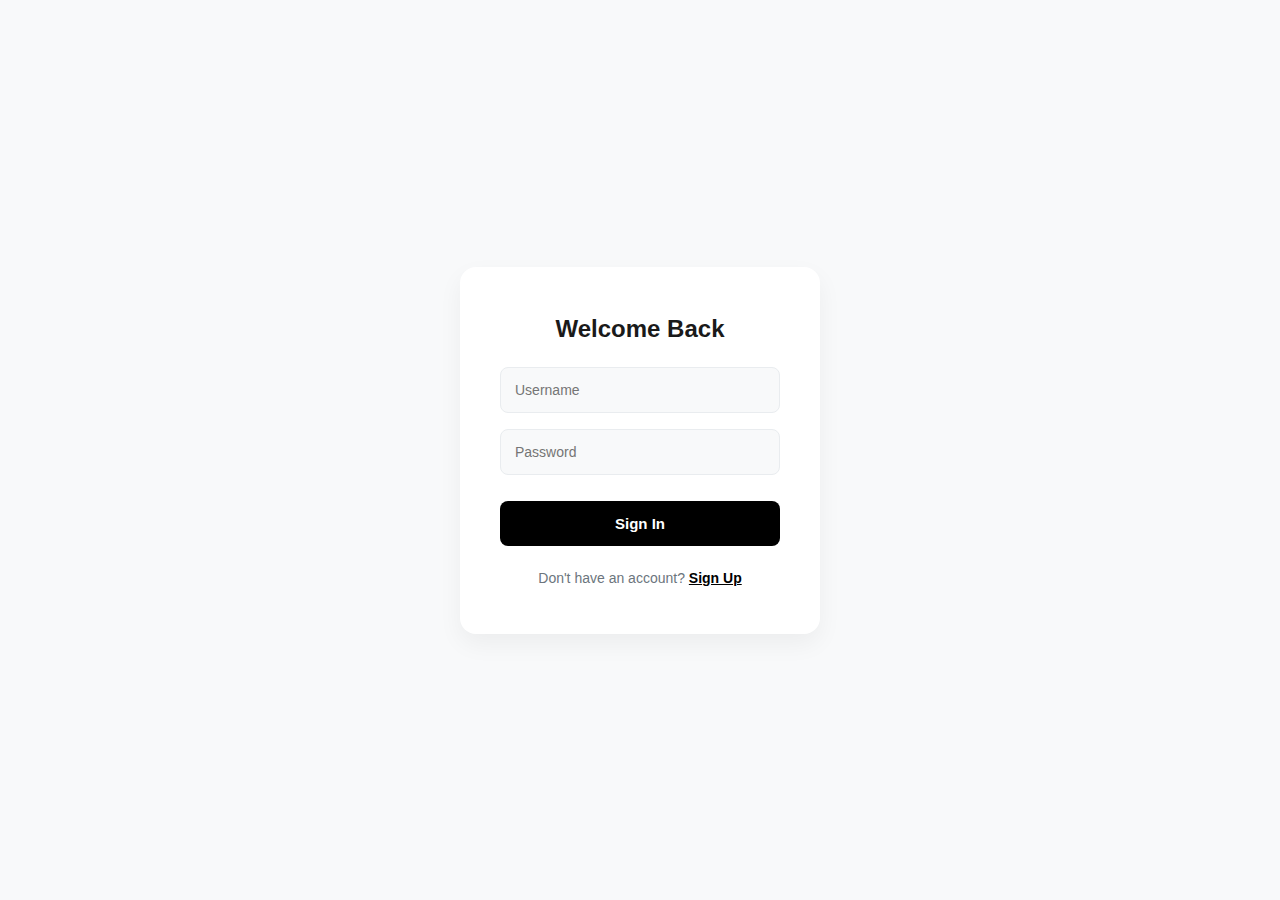
<file: milestone_4/frontend/chatbot.html>
<!DOCTYPE html>
<html lang="en">
<head>
    <meta charset="UTF-8">
    <meta name="viewport" content="width=device-width, initial-scale=1.0">
    <title>Infosys Stock AI Chat</title>
    <link rel="stylesheet" href="index.css">
    <link rel="stylesheet" href="chatbot.css">
    
    <script>
        const user = localStorage.getItem('stockUser');
        if (!user) {
            window.stop();
            window.location.href = 'login.html';
        }
    </script>
</head>
<body>

    <div class="app-container">
        <aside class="sidebar">
            <div class="sidebar-header">
                <div class="logo">
                    <h2>Infosys Stock AI</h2>
                </div>
                <nav>
                    <a href="index.html">Dashboard</a>
                    <a href="forecast.html">Forecast</a>
                    <a href="chatbot.html" class="active">Chatbot</a>
                </nav>
            </div>
            
            <!-- Removed Status Section from Sidebar -->

            <div class="logout-btn">Sign Out</div>
        </aside>

        <main class="main-content">
            <!-- Updated Header with Status -->
            <header class="chat-header-bar">
                <div class="assistant-profile">
                    <div class="avatar-circle">
                        <i class="ai-icon">AI</i>
                        <span class="status-dot online"></span>
                    </div>
                    <div class="assistant-details">
                        <h1>Chat Assist</h1>
                        <p class="status-text">Online • Ready to assist</p>
                    </div>
                </div>
            </header>

            <div class="chat-container">
                <div class="chat-window custom-scroll" id="chatWindow">
                    <!-- Welcome Message -->
                    <div class="message bot">
                        <div class="bubble">
                            Hello! I can help you with real-time stock prices and basic market queries. Try asking "What is the price of INFY.NS?"
                        </div>
                        <div class="timestamp">Just now</div>
                    </div>
                </div>

                <div class="chat-input-area">
                    <input type="text" id="userInput" placeholder="Type your question here..." autocomplete="off">
                    <button onclick="sendMessage()" id="sendBtn">
                        <svg width="20" height="20" viewBox="0 0 24 24" fill="none" stroke="currentColor" stroke-width="2">
                            <line x1="22" y1="2" x2="11" y2="13"></line>
                            <polygon points="22 2 15 22 11 13 2 9 22 2"></polygon>
                        </svg>
                    </button>
                </div>
            </div>
        </main>
    </div>

    <script src="chatbot.js"></script>
</body>
</html>
</file>
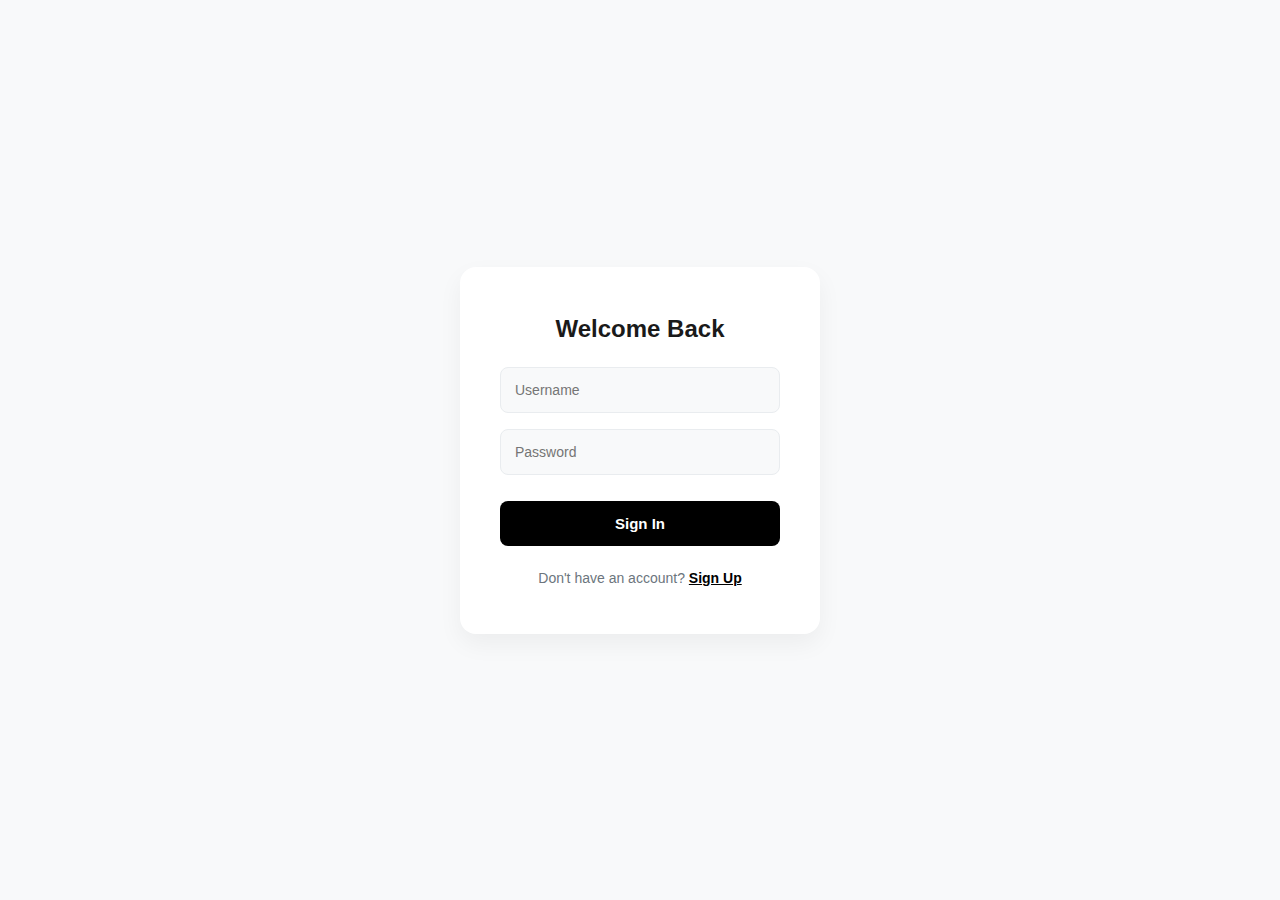
<file: milestone_4/frontend/login.html>
<!DOCTYPE html>
<html lang="en">
<head>
    <meta charset="UTF-8">
    <meta name="viewport" content="width=device-width, initial-scale=1.0">
    <title>StockMind - Login</title>
    <link rel="stylesheet" href="login.css">
</head>
<body>

    <div class="auth-card">
        <div id="loginView">
            <h1>Welcome Back</h1>
            <form onsubmit="event.preventDefault(); handleLogin();">
                <div class="form-group">
                    <input type="text" id="loginUser" placeholder="Username" required>
                </div>
                <div class="form-group">
                    <input type="password" id="loginPass" placeholder="Password" required>
                </div>
                <button type="submit">Sign In</button>
            </form>
            <div class="error-msg" id="loginError"></div>
            <p class="toggle-text">
                Don't have an account? <span class="toggle-link" onclick="toggleView()">Sign Up</span>
            </p>
        </div>

        <div id="signupView" style="display: none;">
            <h1>Create Account</h1>
            <form onsubmit="event.preventDefault(); handleSignup();">
                <div class="form-group">
                    <input type="text" id="signupUser" placeholder="Choose Username" required>
                </div>
                <div class="form-group">
                    <input type="password" id="signupPass" placeholder="Choose Password" required>
                </div>
                <button type="submit">Sign Up</button>
            </form>
            <div class="error-msg" id="signupError"></div>
            <p class="toggle-text">
                Already have an account? <span class="toggle-link" onclick="toggleView()">Sign In</span>
            </p>
        </div>
    </div>

    <script src="login.js"></script>
</body>
</html>
</file>
<file: milestone_4/frontend/chatbot.css>
/* =========================================
   CHAT HEADER STYLES
   ========================================= */
.chat-header-bar {
    display: flex;
    align-items: center;
    margin-bottom: 20px;
    padding-bottom: 15px;
    border-bottom: 1px solid #e9ecef;
}

.assistant-profile {
    display: flex;
    align-items: center;
    gap: 15px;
}

.avatar-circle {
    width: 48px;
    height: 48px;
    background: #000;
    border-radius: 50%;
    display: flex;
    justify-content: center;
    align-items: center;
    position: relative;
    color: #fff;
    font-weight: 700;
    font-size: 18px;
}

.status-dot {
    position: absolute;
    bottom: 2px;
    right: 2px;
    width: 12px;
    height: 12px;
    border-radius: 50%;
    border: 2px solid #fff; /* White border to separate from avatar */
}

.status-dot.online {
    background-color: #00C805; /* Green */
}

.status-dot.offline {
    background-color: #FF5000; /* Red */
}

.assistant-details h1 {
    font-size: 18px;
    font-weight: 700;
    color: #1a1a1a;
    margin-bottom: 2px;
}

.status-text {
    font-size: 12px;
    color: #00C805; /* Matches green dot */
    font-weight: 500;
}

/* =========================================
   CHAT CONTAINER
   ========================================= */
.chat-container {
    display: flex;
    flex-direction: column;
    /* Calculate height to fit screen: 100vh - header height - padding/margins */
    height: calc(100vh - 160px); 
    background: #fff;
    border: 1px solid #e9ecef;
    border-radius: 12px;
    overflow: hidden;
    position: relative;
    box-shadow: 0 4px 12px rgba(0,0,0,0.03);
}

/* Chat Window (Messages Area) */
.chat-window {
    flex: 1;
    padding: 24px;
    overflow-y: auto;
    display: flex;
    flex-direction: column;
    gap: 16px;
    background-color: #f8f9fa; /* Slight off-white for contrast */
}

/* =========================================
   MESSAGES
   ========================================= */
.message {
    display: flex;
    flex-direction: column;
    max-width: 75%;
    animation: fadeIn 0.3s ease;
}

.message.bot {
    align-self: flex-start;
}

.message.user {
    align-self: flex-end;
    align-items: flex-end;
}

.bubble {
    padding: 14px 18px;
    border-radius: 16px;
    font-size: 14px;
    line-height: 1.5;
    position: relative;
    word-wrap: break-word;
    box-shadow: 0 1px 2px rgba(0,0,0,0.05);
}

.message.bot .bubble {
    background: #fff;
    border: 1px solid #e9ecef;
    border-bottom-left-radius: 4px; /* Distinctive bot shape */
    color: #333;
}

.message.user .bubble {
    background: #000;
    color: #fff;
    border-bottom-right-radius: 4px; /* Distinctive user shape */
}

.timestamp {
    font-size: 10px;
    color: #adb5bd;
    margin-top: 6px;
    margin-left: 4px;
}

.message.user .timestamp {
    margin-right: 4px;
    text-align: right;
}

/* Typing Indicator */
.typing {
    font-style: italic;
    color: #868e96;
    font-size: 12px;
    margin-left: 10px;
    display: none;
}

/* =========================================
   INPUT AREA
   ========================================= */
.chat-input-area {
    padding: 20px;
    background: #fff;
    border-top: 1px solid #e9ecef;
    display: flex;
    gap: 12px;
    align-items: center;
}

.chat-input-area input {
    flex: 1;
    padding: 14px 18px;
    border: 1px solid #e9ecef;
    border-radius: 24px;
    font-size: 14px;
    outline: none;
    background-color: #f8f9fa;
    transition: all 0.2s;
}

.chat-input-area input:focus {
    border-color: #000;
    background-color: #fff;
    box-shadow: 0 0 0 2px rgba(0,0,0,0.05);
}

.chat-input-area button {
    background: #000;
    color: white;
    border: none;
    width: 48px;
    height: 48px;
    border-radius: 50%;
    cursor: pointer;
    display: flex;
    justify-content: center;
    align-items: center;
    transition: transform 0.2s, background 0.2s;
    box-shadow: 0 2px 5px rgba(0,0,0,0.1);
}

.chat-input-area button:hover {
    transform: scale(1.05);
    background: #333;
}

.chat-input-area button:active {
    transform: scale(0.95);
}

@keyframes fadeIn {
    from { opacity: 0; transform: translateY(5px); }
    to { opacity: 1; transform: translateY(0); }
}

/* Custom Scrollbar */
.custom-scroll::-webkit-scrollbar {
    width: 6px;
}
.custom-scroll::-webkit-scrollbar-track {
    background: transparent;
}
.custom-scroll::-webkit-scrollbar-thumb {
    background: #dee2e6;
    border-radius: 4px;
}

/* =========================================
   SIDEBAR OVERRIDES
   ========================================= */
.logout-btn {
    margin-top: auto; /* Fixes Sign Out button to the bottom */
}
</file>
<file: milestone_4/frontend/index.css>
/* =========================================
   VARIABLES & RESET
   ========================================= */
:root {
    --bg-color: #f8f9fa;
    --card-bg: #ffffff;
    --sidebar-width: 260px;
    --text-primary: #1a1a1a;
    --text-secondary: #6c757d;
    --border-color: #e9ecef;
    --accent-color: #000000;
    --green: #00C805;
    --red: #FF5000;
}

* {
    box-sizing: border-box;
    margin: 0;
    padding: 0;
}

body {
    font-family: -apple-system, BlinkMacSystemFont, "Segoe UI", Roboto, sans-serif;
    background-color: var(--bg-color);
    color: var(--text-primary);
    height: 100vh;
    width: 100vw;
    overflow: hidden;
}

/* =========================================
   LAYOUT GRID
   ========================================= */
.app-container {
    display: grid;
    grid-template-columns: var(--sidebar-width) 1fr;
    height: 100%;
    width: 100%;
}

/* =========================================
   SIDEBAR
   ========================================= */
.sidebar {
    background: var(--card-bg);
    border-right: 1px solid var(--border-color);
    display: flex;
    flex-direction: column;
    padding: 24px;
    height: 100vh;
}

.sidebar-header {
    flex-shrink: 0;
}

.logo h2 {
    font-size: 18px;
    font-weight: 700;
    margin-bottom: 24px;
}

.sidebar nav a {
    display: block;
    padding: 10px 0;
    color: var(--text-secondary);
    text-decoration: none;
    font-size: 14px;
    font-weight: 500;
    transition: color 0.2s;
}

.sidebar nav a.active {
    color: var(--text-primary);
    font-weight: 700;
}

/* Watchlist */
.watchlist-section {
    margin-top: 30px;
    flex: 1;
    display: flex;
    flex-direction: column;
    min-height: 0;
}

.watchlist-section h3 {
    font-size: 11px;
    text-transform: uppercase;
    color: var(--text-secondary);
    margin-bottom: 12px;
    letter-spacing: 0.5px;
}

.stock-list {
    overflow-y: auto;
    padding-right: 8px;
}

.stock-list button {
    width: 100%;
    padding: 10px;
    margin-bottom: 6px;
    background: var(--bg-color);
    border: none;
    border-radius: 6px;
    text-align: left;
    font-size: 13px;
    cursor: pointer;
    color: var(--text-primary);
    transition: background 0.2s;
}

.stock-list button:hover {
    background: #e9ecef;
}

/* Logout Button */
.logout-btn {
    margin-top: 20px;
    padding-top: 20px;
    border-top: 1px solid var(--border-color);
    color: var(--red);
    font-size: 14px;
    cursor: pointer;
    font-weight: 500;
}

/* Custom Scrollbar */
.custom-scroll::-webkit-scrollbar {
    width: 5px;
}

.custom-scroll::-webkit-scrollbar-track {
    background: transparent;
}

.custom-scroll::-webkit-scrollbar-thumb {
    background: #dee2e6;
    border-radius: 4px;
}

/* =========================================
   MAIN CONTENT
   ========================================= */
.main-content {
    padding: 24px 32px;
    display: flex;
    flex-direction: column;
    height: 100%;
    overflow: hidden;
}

/* Header */
header {
    display: flex;
    justify-content: space-between;
    align-items: center;
    margin-bottom: 24px;
    flex-shrink: 0;
}

header h1 {
    font-size: 24px;
    font-weight: 700;
}

/* Search Box */
.search-box {
    display: flex;
    gap: 10px;
}

.search-box input {
    padding: 8px 12px;
    border: 1px solid var(--border-color);
    border-radius: 6px;
    width: 280px;
    font-size: 14px;
    outline: none;
}

.search-box input:focus {
    border-color: var(--accent-color);
}

.search-box button {
    padding: 8px 16px;
    background: var(--accent-color);
    color: #fff;
    border: none;
    border-radius: 6px;
    font-size: 13px;
    cursor: pointer;
}

.search-wrapper {
    position: relative;
    display: inline-block;
    width: 280px; /* same as input width */
}

.search-wrapper input {
    width: 100%;
    padding-right: 60px; /* space for the shortcut text */
}

.search-wrapper .shortcut {
    position: absolute;
    right: 10px;
    top: 47%;
    transform: translateY(-50%);
    font-size: 14px;
    color: #888;
    pointer-events: none; /* allows clicking the input normally */
}

/* =========================================
   STOCK HEADER
   ========================================= */
.stock-header {
    background: var(--card-bg);
    padding: 20px;
    border-radius: 10px;
    border: 1px solid var(--border-color);
    margin-bottom: 20px;
    display: flex;
    justify-content: space-between;
    align-items: flex-end;
    flex-shrink: 0;
}

.stock-title {
    display: flex;
    flex-direction: column;
}

.stock-title h2.full-name {
    font-size: 18px;
    font-weight: 500;
    color: var(--text-secondary);
    margin-bottom: 4px;
    white-space: nowrap;
    overflow: hidden;
    text-overflow: ellipsis;
}

.stock-title h4#tickerSymbol {
    font-size: 28px;
    font-weight: 700;
    margin: 0;
}

.badges {
    display: flex;
    gap: 8px;
    margin-top: 6px;
}

.badge {
    font-size: 11px;
    background: #f1f3f5;
    padding: 4px 8px;
    border-radius: 4px;
    font-weight: 600;
    color: var(--text-secondary);
}

.date-badge {
    background: #e7f5ff;
    color: #1971c2;
}

.stock-price h2 {
    font-size: 28px;
    margin: 0;
    font-weight: 700;
}

.stock-price p {
    margin-top: 4px;
    font-size: 15px;
    font-weight: 600;
    text-align: right;
}

/* Metrics Grid */
.metrics-grid {
    display: grid;
    grid-template-columns: repeat(4, 1fr);
    gap: 16px;
    margin-bottom: 20px;
    flex-shrink: 0;
}

.metric-card {
    background: var(--card-bg);
    padding: 16px;
    border-radius: 10px;
    border: 1px solid var(--border-color);
}

.metric-card .label {
    font-size: 11px;
    text-transform: uppercase;
    color: var(--text-secondary);
    margin-bottom: 4px;
    font-weight: 600;
}

.metric-card .value {
    font-size: 18px;
    font-weight: 600;
}

/* =========================================
   CHART SECTION
   ========================================= */
.chart-wrapper {
    background: var(--card-bg);
    padding: 20px;
    border-radius: 10px;
    border: 1px solid var(--border-color);
    flex: 1;
    min-height: 0;
    display: flex;
    flex-direction: column;
    overflow: hidden;
    position: relative;
}

.chart-toolbar {
    display: flex;
    justify-content: space-between;
    margin-bottom: 15px;
}

.chart-toolbar button {
    background: transparent;
    border: 1px solid var(--border-color);
    padding: 6px 12px;
    font-size: 12px;
    border-radius: 6px;
    cursor: pointer;
    margin-left: 6px;
    transition: all 0.2s;
    font-weight: 500;
}

.chart-toolbar button:hover {
    background: #f1f3f5;
}

.chart-toolbar button.active {
    background: var(--accent-color);
    color: #fff;
    border-color: var(--accent-color);
}

#stockChart {
    flex: 1;
    width: 100%;
    max-width: 100%;
    min-height: 0;
    overflow: hidden;
}
</file>
<file: milestone_4/frontend/login.css>
/* =========================================
   LOGIN PAGE STYLES
   ========================================= */

/* Reset & Base */
* {
    box-sizing: border-box;
    margin: 0;
    padding: 0;
}

body {
    font-family: -apple-system, BlinkMacSystemFont, "Segoe UI", Roboto, sans-serif;
    background-color: #f8f9fa;
    display: flex;
    justify-content: center;
    align-items: center;
    height: 100vh;
    margin: 0;
}

/* Auth Card Container */
.auth-card {
    background: white;
    padding: 48px 40px;
    border-radius: 16px;
    box-shadow: 0 10px 25px rgba(0, 0, 0, 0.05);
    width: 100%;
    max-width: 360px;
    text-align: center;
}

/* Heading */
h1 {
    margin-bottom: 24px;
    font-size: 24px;
    font-weight: 700;
    color: #1a1a1a;
}

/* Form Group */
.form-group {
    margin-bottom: 16px;
}

/* Input Fields */
input {
    width: 100%;
    padding: 14px;
    border: 1px solid #e9ecef;
    border-radius: 8px;
    font-size: 14px;
    box-sizing: border-box;
    background: #f8f9fa;
    transition: all 0.2s;
    outline: none;
}

input:focus {
    border-color: #000;
    background: #fff;
}

/* Submit Button */
button {
    width: 100%;
    padding: 14px;
    background: #000;
    color: white;
    border: none;
    border-radius: 8px;
    cursor: pointer;
    font-size: 15px;
    font-weight: 600;
    margin-top: 10px;
    transition: background 0.2s;
}

button:hover {
    background: #333;
}

button:active {
    transform: scale(0.98);
}

/* Toggle Text */
.toggle-text {
    margin-top: 24px;
    font-size: 14px;
    color: #6c757d;
}

.toggle-link {
    color: #000;
    cursor: pointer;
    text-decoration: underline;
    font-weight: 600;
    transition: opacity 0.2s;
}

.toggle-link:hover {
    opacity: 0.7;
}

/* Error Message */
.error-msg {
    color: #FF5000;
    font-size: 13px;
    margin-top: 15px;
    background: #fff5f5;
    padding: 8px;
    border-radius: 6px;
    display: none;
}

/* View Transition Animation */
#loginView,
#signupView {
    animation: fadeIn 0.3s ease;
}

@keyframes fadeIn {
    from {
        opacity: 0;
        transform: translateY(-10px);
    }
    to {
        opacity: 1;
        transform: translateY(0);
    }
}
</file>
